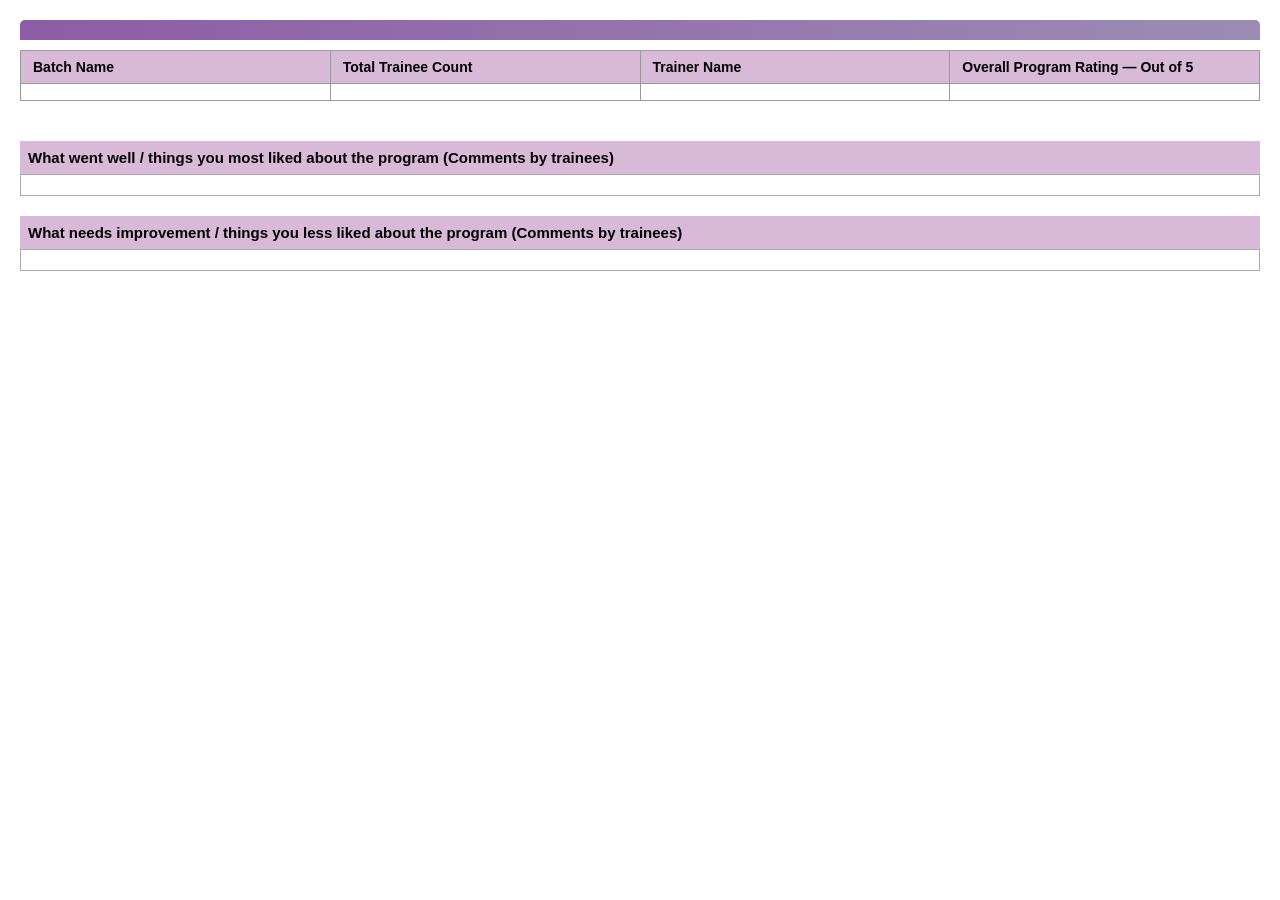
<file: feedBackReport.html>
<!DOCTYPE html>
<html lang="en">
<head>
  <meta charset="UTF-8">
  <title>ILP Feedback Report</title>
  <style>
    body {
      font-family: Arial, sans-serif;
      background: #fff;
      margin: 0;
      padding: 20px;
      color: #000;
    }

    .header {
      background: linear-gradient(to right, #8d5ca6, #9c8cb4);
      color: white;
      text-align: center;
      font-weight: bold;
      padding: 10px;
      font-size: 20px;
      border-radius: 5px 5px 0 0;
    }

    .info-table {
      width: 100%;
      border-collapse: collapse;
      margin-top: 10px;
      margin-bottom: 20px;
    }

    .info-table td, .info-table th {
      border: 1px solid #999;
      padding: 8px 12px;
      font-size: 14px;
    }

    .info-table th {
      background: #d8b9d8;
      text-align: left;
    }

    .rating-table {
      width: 100%;
      border-collapse: collapse;
      margin-bottom: 20px;
      text-align: center;
    }

    .rating-table th {
      background: #9c8cb4;
      color: white;
      border: 1px solid #666;
      padding: 10px;
    }

    .rating-table td {
      border: 1px solid #666;
      padding: 10px;
    }

    .section-title {
      background: #d8b9d8;
      padding: 8px;
      font-weight: bold;
      font-size: 15px;
      margin-top: 20px;
    }

    .comments {
      border: 1px solid #aaa;
      padding: 10px;
      margin-bottom: 15px;
      font-size: 14px;
    }

    .comments p {
      margin: 5px 0;
    }
  </style>
</head>
<body>

  <div class="header" id="courseNameDisplay">
    
  </div>

  <table class="info-table">
    <tr>
      <th>Batch Name</th>
      <th>Total Trainee Count</th>
      <th>Trainer Name</th>
      <th>Overall Program Rating — Out of 5</th>
    </tr>
    <tr>
      <td id="batchNameDisplay" style="width: 25%;"></td>
      <td for="totalTraineeCount" id="responsesCountDisplay" style="width: 25%;"></td>
      <td for="Trainer-name" id="trainerNameDisplay" style="width: 25%;"></td>
      <td for="overall-Rating" id="overallRatingDisplay" style="width: 25%;"></td>
    </tr>
  </table>

  <table class="rating-table">
    <tr>
<!-- Dynamically add the questions as headers(don't add "Attention was paid to details like arrangements, i.e., the location, seating arrangements, projector, etc.") parse this out -->
    </tr>
    <tr>
      <!-- Dynamically add each td's instead of hardcoded values for the correspoding questions here -->
      <!-- <td>Excellent</td><td>0</td>
      <td>Excellent</td><td>0</td>
      <td>Excellent</td><td>0</td>
      <td>Excellent</td><td>0</td>
    </tr>
    <tr>
      <td>Very Good</td><td>0</td>
      <td>Very Good</td><td>0</td>
      <td>Very Good</td><td>0</td>
      <td>Very Good</td><td>0</td>
    </tr>
    <tr>
      <td>Very Good</td><td>0</td>
      <td>Very Good</td><td>0</td>
      <td>Very Good</td><td>0</td>
      <td>Very Good</td><td>0</td>
    </tr>
    <tr>
      <td>Good</td><td>0</td>
      <td>Good</td><td>0</td>
      <td>Good</td><td>0</td>
      <td>Good</td><td>0</td>
    </tr>
    <tr>
      <td>Average</td><td>0</td>
      <td>Average</td><td>0</td>
      <td>Average</td><td>0</td>
      <td>Average</td><td>0</td>
    </tr>
    <tr>
      <td>Poor</td><td>0</td>
      <td>Poor</td><td>0</td>
      <td>Poor</td><td>0</td>
      <td>Poor</td><td>0</td>
    </tr> -->
  </table>

  <div class="section-title">What went well / things you most liked about the program (Comments by trainees)</div>
  <div class="comments" id="whatWentWell-section">
    <!-- <p>[Placeholder comment]</p>
    <p>[Placeholder comment]</p> -->
  </div>

  <div class="section-title">What needs improvement / things you less liked about the program (Comments by trainees)</div>
  <div class="comments" id="whatWentWrong-section">
    <!-- <p>[Placeholder comment]</p>
    <p>[Placeholder comment]</p> -->
  </div>

  <script>
var reportSummary = {};

// Load report summary from localStorage
document.addEventListener("DOMContentLoaded", function() {
    console.log("DOM Content Loaded - attempting to load from localStorage");
    
    try {
        const savedData = localStorage.getItem('reportSummary');
        console.log("Raw data from localStorage:", savedData);
        
        if (savedData) {
            reportSummary = JSON.parse(savedData);
            console.log("Successfully loaded report summary:", reportSummary);
            
            // Call a function to populate your page with the data
            populateReportData();
            debugCommentsData();        // To see what data is available
populateCommentsSection();  // To manually trigger the population

        } else {
            console.log("No report summary found in localStorage");
            reportSummary = {};
        }
    } catch (error) {
        console.error("Error loading report summary from localStorage:", error);
        reportSummary = {};
        alert("Error loading report summary from localStorage. The data may be corrupted.");
    }
});

// Function to populate your report page with data
function populateReportData() {
    if (!reportSummary || Object.keys(reportSummary).length === 0) {
        console.log("No report data to populate");
        return;
    }

    console.log("Populating report data:", reportSummary);
    
    // Example of how to use the data (customize based on your HTML structure)
    try {
        // Update trainer name
        const trainerNameElement = document.getElementById('trainerNameDisplay');
        if (trainerNameElement && reportSummary.trainerName) {
            trainerNameElement.textContent = reportSummary.trainerName;
        }

        // Update batch name
        const batchNameElement = document.getElementById('batchNameDisplay');
        if (batchNameElement && reportSummary.batchName) {
            batchNameElement.textContent = reportSummary.batchName;
        }

        // Update course name
        const courseNameElement = document.getElementById('courseNameDisplay');
        if (courseNameElement && reportSummary.courseName) {
            courseNameElement.textContent = "ILP - " + reportSummary.courseName + " Final Feedback Form";
        }

        // Update overall rating
        const overallRatingElement = document.getElementById('overallRatingDisplay');
        if (overallRatingElement && reportSummary.totalRatingOfTrainer) {
            overallRatingElement.textContent = reportSummary.totalRatingOfTrainer.toFixed(2);
        }

        // Update number of responses
        const responsesElement = document.getElementById('responsesCountDisplay');
        if (responsesElement && reportSummary.noOfResponses) {
            responsesElement.textContent = reportSummary.noOfResponses;
        }

        // Populate question analysis data
        if (reportSummary.questionAnalysis) {
            populateQuestionAnalysis(reportSummary.questionAnalysis);
        }

        // ADD THIS: Populate comments sections
        populateCommentsSection();

    } catch (error) {
        console.error("Error populating report data:", error);
    }
}

// // Function to populate question analysis (customize based on your needs)
// function populateQuestionAnalysis(questionAnalysis) {
//     console.log("Populating question analysis:", questionAnalysis);
    
//     // Example: Create a simple display of question stats
//     const analysisContainer = document.getElementById('questionAnalysisContainer');
//     if (analysisContainer) {
//         let html = '<h3>Question Analysis</h3>';
        
//         Object.entries(questionAnalysis).forEach(([question, stats]) => {
//             html += `
//                 <div class="question-stat">
//                     <h4>${question}</h4>
//                     <ul>
//                         <li>Excellent: ${stats.Excellent || 0}</li>
//                         <li>Very Good: ${stats['Very Good'] || 0}</li>
//                         <li>Good: ${stats.Good || 0}</li>
//                         <li>Average: ${stats.Average || 0}</li>
//                         <li>Poor: ${stats.Poor || 0}</li>
//                     </ul>
//                 </div>
//             `;
//         });
        
//         analysisContainer.innerHTML = html;
//     }
// }

function populateQuestionAnalysis(questionAnalysis) {
    console.log("Populating question analysis:", questionAnalysis);
    
    const table = document.querySelector('.rating-table');
    if (!table || !questionAnalysis) {
        console.error("Table not found or no question analysis data");
        return;
    }

    // Clear existing content
    table.innerHTML = '';
    
    // Filter out the question about arrangements/details
    const filteredQuestions = Object.entries(questionAnalysis).filter(([question, stats]) => 
        !question.toLowerCase().includes('attention was paid to details like arrangements')
    );
    
    if (filteredQuestions.length === 0) {
        console.error("No valid questions found after filtering");
        return;
    }

    // Create header row with questions
    const headerRow = document.createElement('tr');
    
    // Add question headers (2 columns per question: rating and count)
    filteredQuestions.forEach(([question, stats]) => {
        // Create a shortened version of the question for header
        // const shortQuestion = question.length > 50 ? 
        //     question.substring(0, 50) + '...' : question;
        
        const questionHeader = document.createElement('th');
        questionHeader.textContent = question;
        questionHeader.colSpan = 2; // Spans both rating and count columns
        questionHeader.style.textAlign = 'center';
        questionHeader.title = question; // Full question as tooltip
        headerRow.appendChild(questionHeader);
    });
    
    table.appendChild(headerRow);

    // Create subheader row for Rating/Count labels
    const subHeaderRow = document.createElement('tr');
    
    filteredQuestions.forEach(() => {
        const ratingSubHeader = document.createElement('th');
        ratingSubHeader.textContent = 'Rating';
        ratingSubHeader.style.fontSize = '0.9em';
        ratingSubHeader.style.fontWeight = 'normal';
        subHeaderRow.appendChild(ratingSubHeader);
        
        const countSubHeader = document.createElement('th');
        countSubHeader.textContent = 'Count';
        countSubHeader.style.fontSize = '0.9em';
        countSubHeader.style.fontWeight = 'normal';
        subHeaderRow.appendChild(countSubHeader);
    });
    
    table.appendChild(subHeaderRow);

    // Define rating categories in order
    const ratingCategories = ['Excellent', 'Very Good', 'Good', 'Average', 'Poor'];
    
    // Create data rows for each rating category
    ratingCategories.forEach(rating => {
        const row = document.createElement('tr');
        
        // Add data for each question (removed the first rating label column)
        filteredQuestions.forEach(([question, stats]) => {
            // Rating cell
            const ratingDataCell = document.createElement('td');
            ratingDataCell.textContent = rating;
            row.appendChild(ratingDataCell);
            
            // Count cell
            const countCell = document.createElement('td');
            const count = stats[rating] || 0;
            countCell.textContent = count;
            countCell.style.textAlign = 'center';
            countCell.style.fontWeight = 'bold';
            
            // Add color coding based on rating
            switch(rating) {
                case 'Excellent':
                    countCell.style.color = '#16a34a'; // Green
                    break;
                case 'Very Good':
                    countCell.style.color = '#22c55e'; // Light green
                    break;
                case 'Good':
                    countCell.style.color = '#eab308'; // Yellow
                    break;
                case 'Average':
                    countCell.style.color = '#f97316'; // Orange
                    break;
                case 'Poor':
                    countCell.style.color = '#dc2626'; // Red
                    break;
            }
            
            row.appendChild(countCell);
        });
        
        table.appendChild(row);
    });

    console.log(`Table populated with ${filteredQuestions.length} questions`);
}  

// Alternative version if you want a more compact table (single column per question)
function populateQuestionAnalysisCompact(questionAnalysis) {
    console.log("Populating question analysis (compact):", questionAnalysis);
    
    const table = document.querySelector('.rating-table');
    if (!table || !questionAnalysis) {
        console.error("Table not found or no question analysis data");
        return;
    }

    // Clear existing content
    table.innerHTML = '';
    
    // Filter out the question about arrangements/details
    const filteredQuestions = Object.entries(questionAnalysis).filter(([question, stats]) => 
        !question.toLowerCase().includes('attention was paid to details like arrangements')
    );
    
    if (filteredQuestions.length === 0) {
        console.error("No valid questions found after filtering");
        return;
    }

    // Create header row with questions
    const headerRow = document.createElement('tr');
    
    // First cell for rating labels
    const ratingHeader = document.createElement('th');
    ratingHeader.textContent = 'Rating';
    headerRow.appendChild(ratingHeader);
    
    // Add question headers
    filteredQuestions.forEach(([question, stats]) => {
        const questionHeader = document.createElement('th');
        // Create a shortened version for display
        const shortQuestion = question.length > 40 ? 
            question.substring(0, 40) + '...' : question;
        questionHeader.textContent = shortQuestion;
        questionHeader.title = question; // Full question as tooltip
        questionHeader.style.textAlign = 'center';
        headerRow.appendChild(questionHeader);
    });
    
    table.appendChild(headerRow);

    // Define rating categories in order
    const ratingCategories = ['Excellent', 'Very Good', 'Good', 'Average', 'Poor'];
    
    // Create data rows
    ratingCategories.forEach(rating => {
        const row = document.createElement('tr');
        
        // First cell: Rating label
        const ratingCell = document.createElement('td');
        ratingCell.textContent = rating;
        ratingCell.style.fontWeight = 'bold';
        row.appendChild(ratingCell);
        
        // Add count for each question
        filteredQuestions.forEach(([question, stats]) => {
            const countCell = document.createElement('td');
            const count = stats[rating] || 0;
            countCell.textContent = count;
            countCell.style.textAlign = 'center';
            countCell.style.fontWeight = 'bold';
            
            // Add color coding
            switch(rating) {
                case 'Excellent':
                    countCell.style.color = '#16a34a';
                    break;
                case 'Very Good':
                    countCell.style.color = '#22c55e';
                    break;
                case 'Good':
                    countCell.style.color = '#eab308';
                    break;
                case 'Average':
                    countCell.style.color = '#f97316';
                    break;
                case 'Poor':
                    countCell.style.color = '#dc2626';
                    break;
            }
            
            row.appendChild(countCell);
        });
        
        table.appendChild(row);
    });

    console.log(`Compact table populated with ${filteredQuestions.length} questions`);
}


// Function to populate the comments sections with data from localStorage
function populateCommentsSection() {
    console.log("Attempting to populate comments sections");
    
    // Extract the data from reportSummary (loaded from localStorage)
    let whatWentWellData = null;
    let whatWentWrongData = null;
    
    if (reportSummary && Object.keys(reportSummary).length > 0) {
        whatWentWellData = reportSummary.whatWentWellCombined;
        whatWentWrongData = reportSummary.whatWentWrongCombined;
        
        console.log("Extracted from localStorage:");
        console.log("What went well data:", whatWentWellData);
        console.log("What went wrong data:", whatWentWrongData);
    } else {
        console.log("No report data available for comments");
        // Show placeholder text if no data
        populateSectionWithComments(document.getElementById('whatWentWell-section'), null);
        populateSectionWithComments(document.getElementById('whatWentWrong-section'), null);
        return;
    }

    // Populate "What went well" section
    const whatWentWellSection = document.getElementById('whatWentWell-section');
    if (whatWentWellSection) {
        populateSectionWithComments(whatWentWellSection, whatWentWellData);
        console.log("Populated 'What went well' section");
    } else {
        console.error("Element with id 'whatWentWell-section' not found");
    }

    // Populate "What went wrong" section  
    const whatWentWrongSection = document.getElementById('whatWentWrong-section');
    if (whatWentWrongSection) {
        populateSectionWithComments(whatWentWrongSection, whatWentWrongData);
        console.log("Populated 'What went wrong' section");
    } else {
        console.error("Element with id 'whatWentWrong-section' not found");
    }
}

// Helper function to parse and format comments into a section
function populateSectionWithComments(sectionElement, commentsData) {
    if (!sectionElement) {
        console.error("Section element not provided");
        return;
    }

    // Clear existing content
    sectionElement.innerHTML = '';

    // Handle empty or null data
    if (!commentsData || commentsData.trim() === '') {
        const noCommentsP = document.createElement('p');
        noCommentsP.textContent = 'No comments available';
        noCommentsP.style.fontStyle = 'italic';
        noCommentsP.style.color = '#666';
        sectionElement.appendChild(noCommentsP);
        return;
    }

    console.log("Processing comments data:", commentsData);

    // Split the comments by newline characters (\n) and filter out empty lines
    const comments = commentsData
        .split('\n')
        .map(comment => comment.trim())
        .filter(comment => comment !== '' && comment.length > 0);

    console.log("Parsed comments:", comments);

    if (comments.length === 0) {
        const noCommentsP = document.createElement('p');
        noCommentsP.textContent = 'No comments available';
        noCommentsP.style.fontStyle = 'italic';
        noCommentsP.style.color = '#666';
        sectionElement.appendChild(noCommentsP);
        return;
    }

    // Create paragraph elements for each comment
    comments.forEach((comment, index) => {
        const commentParagraph = document.createElement('p');
        commentParagraph.textContent = comment;
        
        // Add some styling to make comments look better
        commentParagraph.style.marginBottom = '10px';
        commentParagraph.style.lineHeight = '1.4';
        commentParagraph.style.fontSize = '18px';
        
        // Optional: Add bullet point styling
        commentParagraph.style.position = 'relative';
        commentParagraph.style.paddingLeft = '20px';
        
        // Add bullet point using CSS pseudo-element alternative
        const bulletSpan = document.createElement('span');
        bulletSpan.textContent = '• ';
        bulletSpan.style.position = 'absolute';
        bulletSpan.style.left = '0';
        bulletSpan.style.fontWeight = 'bold';
        bulletSpan.style.color = '#8d5ca6';
        
        commentParagraph.insertBefore(bulletSpan, commentParagraph.firstChild);
        
        sectionElement.appendChild(commentParagraph);
    });

    console.log(`Successfully populated section with ${comments.length} comments`);
}



// Debug function to check localStorage data
function debugCommentsData() {
    console.log("=== DEBUG: Comments Data ===");
    console.log("Full reportSummary:", reportSummary);
    
    if (reportSummary) {
        console.log("whatWentWellCombined:", reportSummary.whatWentWellCombined);
        console.log("whatWentWrongCombined:", reportSummary.whatWentWrongCombined);
        
        // Show raw data with escaped characters visible
        console.log("whatWentWellCombined (raw):", JSON.stringify(reportSummary.whatWentWellCombined));
        console.log("whatWentWrongCombined (raw):", JSON.stringify(reportSummary.whatWentWrongCombined));
        
        // Test splitting
        if (reportSummary.whatWentWellCombined) {
            const testSplit = reportSummary.whatWentWellCombined.split('\n');
            console.log("whatWentWellCombined split test:", testSplit);
        }
        
        if (reportSummary.whatWentWrongCombined) {
            const testSplit = reportSummary.whatWentWrongCombined.split('\n');
            console.log("whatWentWrongCombined split test:", testSplit);
        }
    } else {
        console.log("No reportSummary data available");
    }
    console.log("=== END DEBUG ===");
}



// Utility function to clear localStorage (useful for debugging)
function clearReportSummary() {
    localStorage.removeItem('reportSummary');
    console.log("Report summary cleared from localStorage");
}

// Utility function to check what's in localStorage
function debugLocalStorage() {
    console.log("All localStorage keys:", Object.keys(localStorage));
    console.log("reportSummary in localStorage:", localStorage.getItem('reportSummary'));
}
  </script>

</body>
</html>
</file>
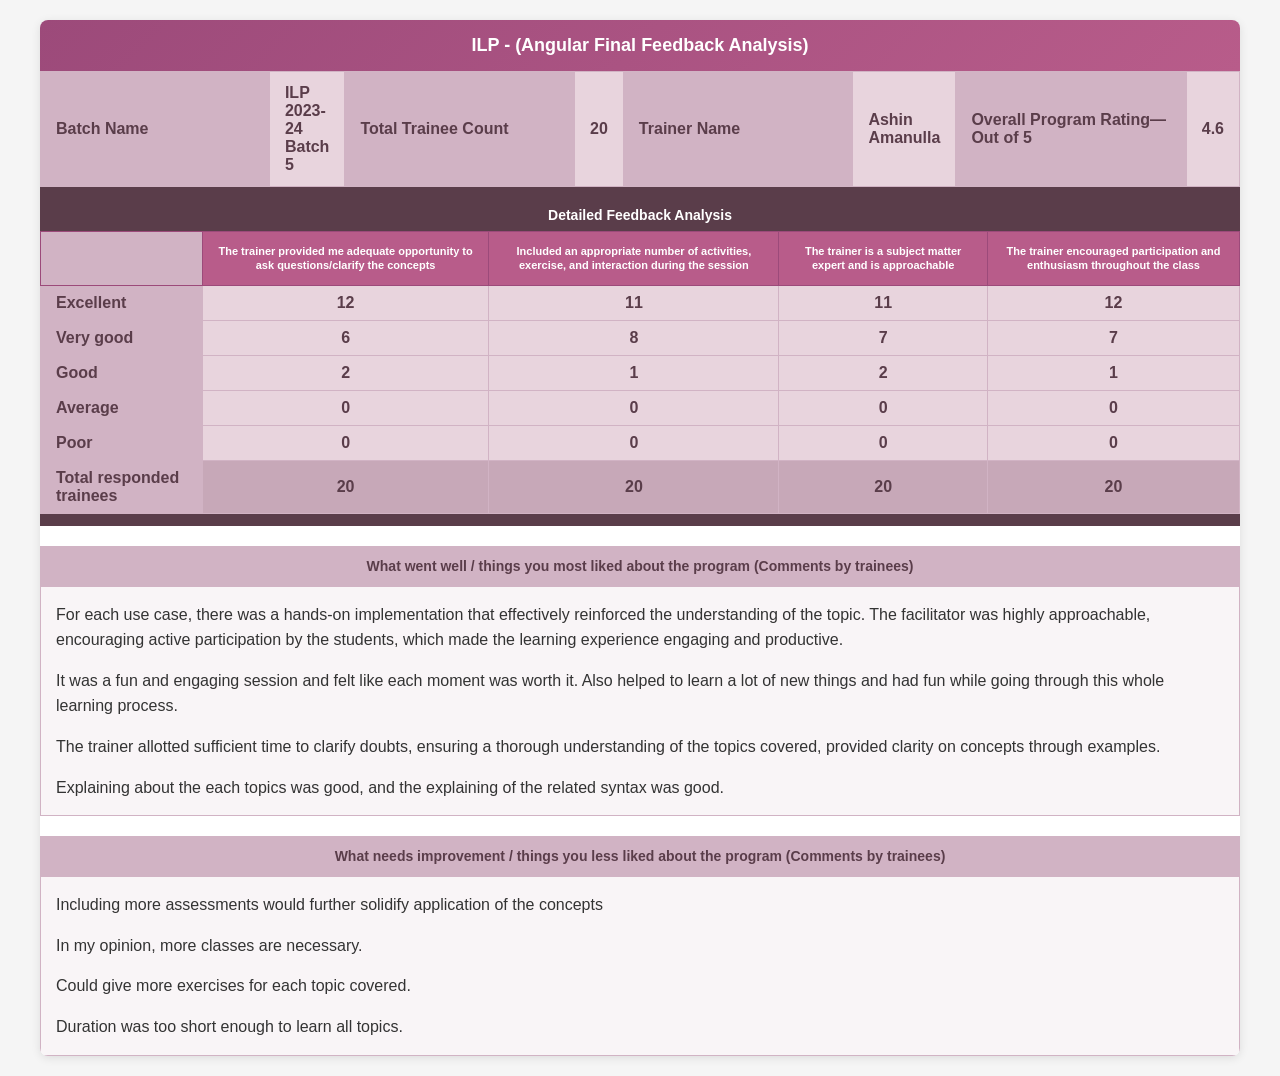
<file: feedbackReportClaude.html>
<!DOCTYPE html>
<html lang="en">
<head>
    <meta charset="UTF-8">
    <meta name="viewport" content="width=device-width, initial-scale=1.0">
    <title>ILP - Angular Final Feedback Analysis</title>
    <style>
        * {
            margin: 0;
            padding: 0;
            box-sizing: border-box;
        }

        body {
            font-family: Arial, sans-serif;
            background-color: #f5f5f5;
            padding: 20px;
        }

        .report-container {
            max-width: 1200px;
            margin: 0 auto;
            background-color: white;
            border-radius: 8px;
            overflow: hidden;
            box-shadow: 0 2px 10px rgba(0,0,0,0.1);
        }

        .header {
            background: linear-gradient(135deg, #9c4a7a, #b85c8a);
            color: white;
            text-align: center;
            padding: 15px;
            font-size: 18px;
            font-weight: bold;
        }

        .program-info {
            background-color: #e8d4dd;
            border-collapse: collapse;
            width: 100%;
        }

        .program-info td {
            padding: 12px 15px;
            border: 1px solid #d1b3c4;
            font-weight: bold;
            color: #5a3d4a;
        }

        .program-info .label {
            background-color: #d1b3c4;
            width: 20%;
        }

        .rating-section {
            background-color: #5a3d4a;
            color: white;
            text-align: center;
            padding: 8px;
            font-weight: bold;
            font-size: 14px;
        }

        .ratings-table {
            width: 100%;
            border-collapse: collapse;
            background-color: #e8d4dd;
        }

        .ratings-table th {
            background-color: #b85c8a;
            color: white;
            padding: 12px 8px;
            text-align: center;
            font-size: 11px;
            font-weight: bold;
            border: 1px solid #9c4a7a;
            vertical-align: top;
            line-height: 1.3;
        }

        .ratings-table td {
            padding: 8px;
            text-align: center;
            border: 1px solid #d1b3c4;
            color: #5a3d4a;
            font-weight: bold;
        }

        .ratings-table .rating-label {
            background-color: #d1b3c4;
            text-align: left;
            padding-left: 15px;
            font-weight: bold;
        }

        .ratings-table .total-row {
            background-color: #c7a8b8;
            font-weight: bold;
        }

        .feedback-section {
            margin-top: 20px;
        }

        .feedback-header {
            background-color: #d1b3c4;
            color: #5a3d4a;
            padding: 12px 15px;
            font-weight: bold;
            text-align: center;
            font-size: 14px;
        }

        .feedback-content {
            background-color: #f9f5f7;
            padding: 15px;
            border: 1px solid #d1b3c4;
            line-height: 1.6;
            color: #333;
        }

        .feedback-item {
            margin-bottom: 15px;
        }

        .feedback-item:last-child {
            margin-bottom: 0;
        }

        .spacer {
            background-color: #5a3d4a;
            height: 12px;
        }
    </style>
</head>
<body>
    <div class="report-container">
        <!-- Header -->
        <div class="header" id="report-title">
            ILP - (Angular Final Feedback Analysis)
        </div>

        <!-- Program Information -->
        <table class="program-info">
            <tr>
                <td class="label" for="batch-name">Batch Name</td>
                <td id="batch-name">ILP 2023-24 Batch 5</td>
                <td class="label" for="trainee-count">Total Trainee Count</td>
                <td id="trainee-count">20</td>
                <td class="label" for="trainer-name">Trainer Name</td>
                <td id="trainer-name">Ashin Amanulla</td>
                <td class="label" for="overall-rating">Overall Program Rating—Out of 5</td>
                <td id="overall-rating">4.6</td>
            </tr>
        </table>

        <div class="spacer"></div>

        <!-- Ratings Section -->
        <div class="rating-section">
            Detailed Feedback Analysis
        </div>

        <table class="ratings-table">
            <thead>
                <tr>
                    <th style="background-color: #d1b3c4; color: #5a3d4a;"></th>
                    <th id="criterion-1-header" for="criterion-1-data">The trainer provided me adequate opportunity to ask questions/clarify the concepts</th>
                    <th id="criterion-2-header" for="criterion-2-data">Included an appropriate number of activities, exercise, and interaction during the session</th>
                    <th id="criterion-3-header" for="criterion-3-data">The trainer is a subject matter expert and is approachable</th>
                    <th id="criterion-4-header" for="criterion-4-data">The trainer encouraged participation and enthusiasm throughout the class</th>
                </tr>
            </thead>
            <tbody>
                <tr>
                    <td class="rating-label">Excellent</td>
                    <td id="criterion-1-excellent" for="criterion-1-data">12</td>
                    <td id="criterion-2-excellent" for="criterion-2-data">11</td>
                    <td id="criterion-3-excellent" for="criterion-3-data">11</td>
                    <td id="criterion-4-excellent" for="criterion-4-data">12</td>
                </tr>
                <tr>
                    <td class="rating-label">Very good</td>
                    <td id="criterion-1-very-good" for="criterion-1-data">6</td>
                    <td id="criterion-2-very-good" for="criterion-2-data">8</td>
                    <td id="criterion-3-very-good" for="criterion-3-data">7</td>
                    <td id="criterion-4-very-good" for="criterion-4-data">7</td>
                </tr>
                <tr>
                    <td class="rating-label">Good</td>
                    <td id="criterion-1-good" for="criterion-1-data">2</td>
                    <td id="criterion-2-good" for="criterion-2-data">1</td>
                    <td id="criterion-3-good" for="criterion-3-data">2</td>
                    <td id="criterion-4-good" for="criterion-4-data">1</td>
                </tr>
                <tr>
                    <td class="rating-label">Average</td>
                    <td id="criterion-1-average" for="criterion-1-data">0</td>
                    <td id="criterion-2-average" for="criterion-2-data">0</td>
                    <td id="criterion-3-average" for="criterion-3-data">0</td>
                    <td id="criterion-4-average" for="criterion-4-data">0</td>
                </tr>
                <tr>
                    <td class="rating-label">Poor</td>
                    <td id="criterion-1-poor" for="criterion-1-data">0</td>
                    <td id="criterion-2-poor" for="criterion-2-data">0</td>
                    <td id="criterion-3-poor" for="criterion-3-data">0</td>
                    <td id="criterion-4-poor" for="criterion-4-data">0</td>
                </tr>
                <tr class="total-row">
                    <td class="rating-label">Total responded trainees</td>
                    <td id="criterion-1-total" for="criterion-1-data">20</td>
                    <td id="criterion-2-total" for="criterion-2-data">20</td>
                    <td id="criterion-3-total" for="criterion-3-data">20</td>
                    <td id="criterion-4-total" for="criterion-4-data">20</td>
                </tr>
            </tbody>
        </table>

        <div class="spacer"></div>

        <!-- Positive Feedback Section -->
        <div class="feedback-section">
            <div class="feedback-header" id="positive-feedback-header">
                What went well / things you most liked about the program (Comments by trainees)
            </div>
            <div class="feedback-content" id="positive-feedback-content" for="positive-feedback-data">
                <div class="feedback-item">
                    For each use case, there was a hands-on implementation that effectively reinforced the understanding of the topic. The facilitator was highly approachable, encouraging active participation by the students, which made the learning experience engaging and productive.
                </div>
                <div class="feedback-item">
                    It was a fun and engaging session and felt like each moment was worth it. Also helped to learn a lot of new things and had fun while going through this whole learning process.
                </div>
                <div class="feedback-item">
                    The trainer allotted sufficient time to clarify doubts, ensuring a thorough understanding of the topics covered, provided clarity on concepts through examples.
                </div>
                <div class="feedback-item">
                    Explaining about the each topics was good, and the explaining of the related syntax was good.
                </div>
            </div>
        </div>

        <!-- Improvement Feedback Section -->
        <div class="feedback-section">
            <div class="feedback-header" id="improvement-feedback-header">
                What needs improvement / things you less liked about the program (Comments by trainees)
            </div>
            <div class="feedback-content" id="improvement-feedback-content" for="improvement-feedback-data">
                <div class="feedback-item">
                    Including more assessments would further solidify application of the concepts
                </div>
                <div class="feedback-item">
                    In my opinion, more classes are necessary.
                </div>
                <div class="feedback-item">
                    Could give more exercises for each topic covered.
                </div>
                <div class="feedback-item">
                    Duration was too short enough to learn all topics.
                </div>
            </div>
        </div>
    </div>

    <script>
        // Example function to populate data from API
        function populateReportFromAPI(apiData) {
            // Program Information
            document.getElementById('batch-name').textContent = apiData.batchName || 'N/A';
            document.getElementById('trainee-count').textContent = apiData.traineeCount || 'N/A';
            document.getElementById('trainer-name').textContent = apiData.trainerName || 'N/A';
            document.getElementById('overall-rating').textContent = apiData.overallRating || 'N/A';
            
            // Ratings data
            if (apiData.ratings) {
                const criteria = ['criterion-1', 'criterion-2', 'criterion-3', 'criterion-4'];
                const ratingLevels = ['excellent', 'very-good', 'good', 'average', 'poor', 'total'];
                
                criteria.forEach((criterion, index) => {
                    ratingLevels.forEach(level => {
                        const elementId = `${criterion}-${level}`;
                        const element = document.getElementById(elementId);
                        if (element && apiData.ratings[index] && apiData.ratings[index][level] !== undefined) {
                            element.textContent = apiData.ratings[index][level];
                        }
                    });
                });
            }
            
            // Feedback comments
            if (apiData.positiveFeedback) {
                const positiveContainer = document.getElementById('positive-feedback-content');
                positiveContainer.innerHTML = '';
                apiData.positiveFeedback.forEach(comment => {
                    const div = document.createElement('div');
                    div.className = 'feedback-item';
                    div.textContent = comment;
                    positiveContainer.appendChild(div);
                });
            }
            
            if (apiData.improvementFeedback) {
                const improvementContainer = document.getElementById('improvement-feedback-content');
                improvementContainer.innerHTML = '';
                apiData.improvementFeedback.forEach(comment => {
                    const div = document.createElement('div');
                    div.className = 'feedback-item';
                    div.textContent = comment;
                    improvementContainer.appendChild(div);
                });
            }
        }

        // Example usage:
        // populateReportFromAPI(yourApiData);
    </script>
</body>
</html>
</file>
